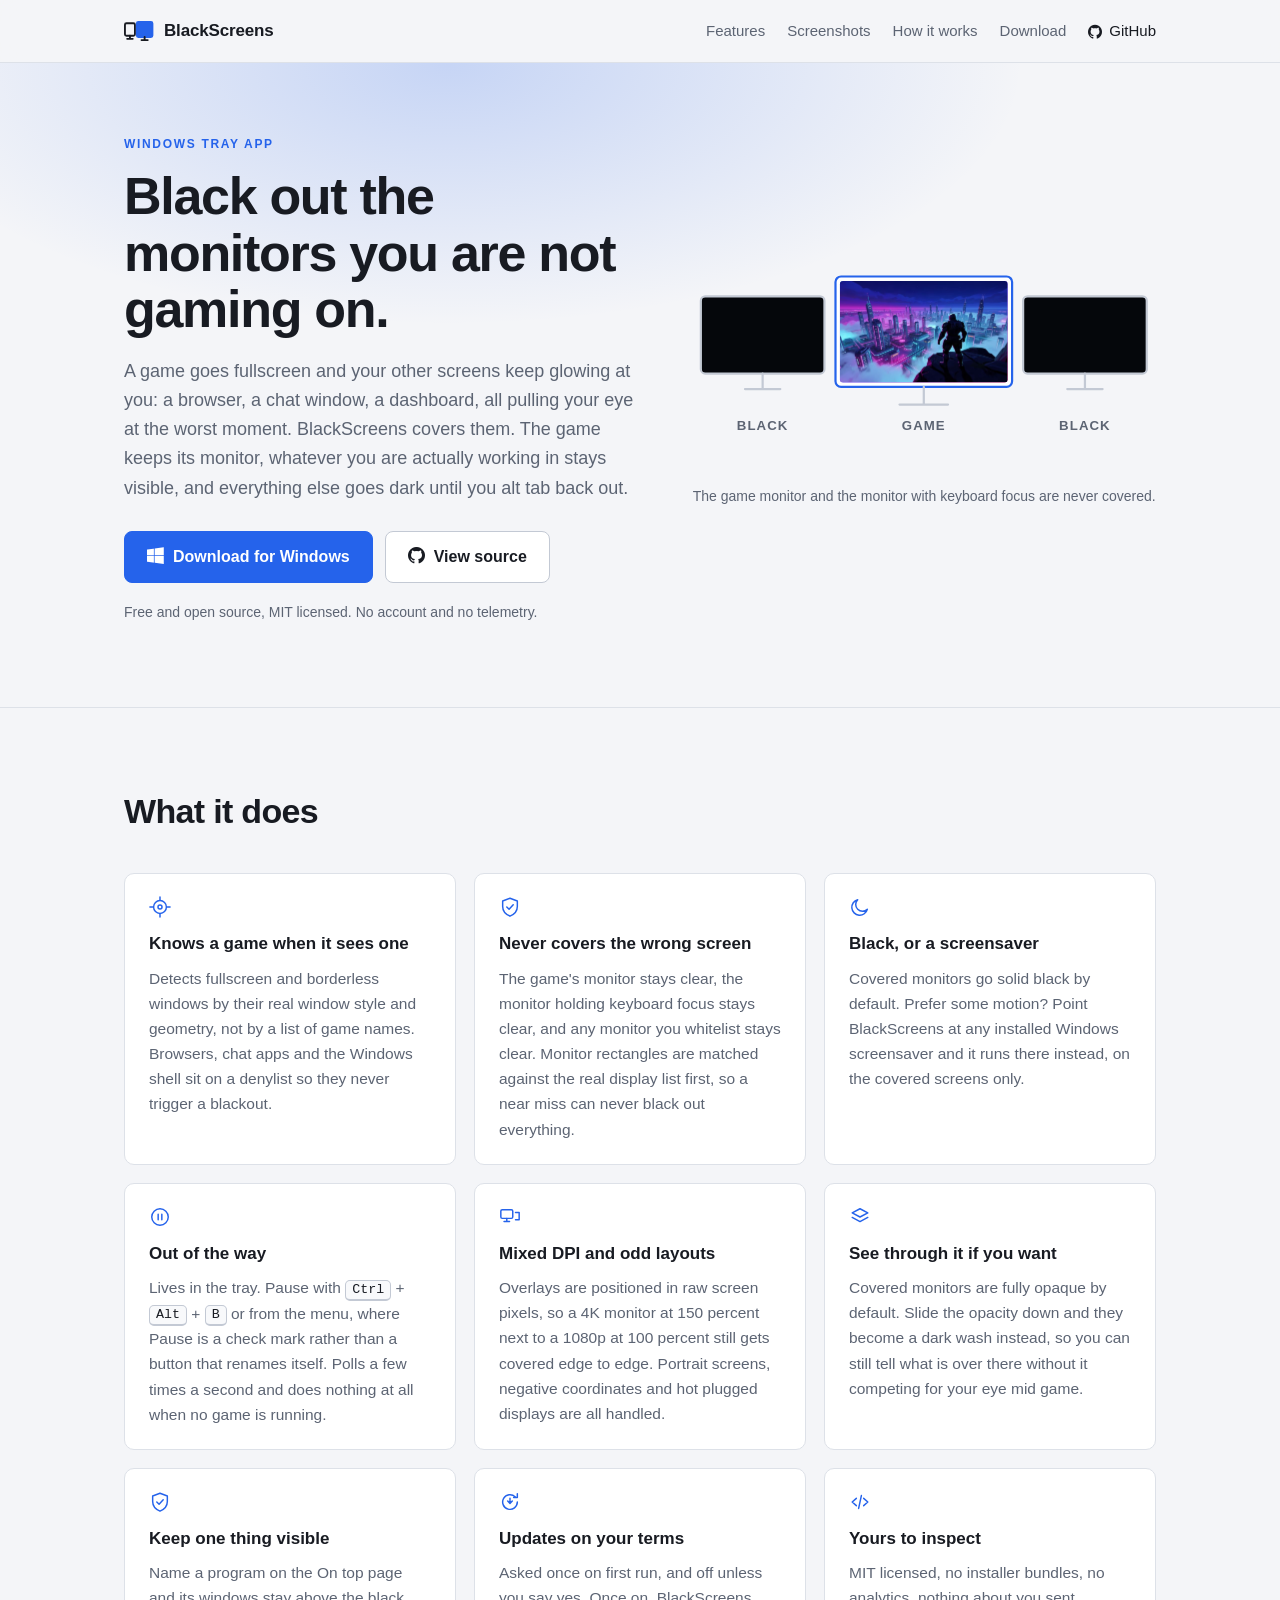
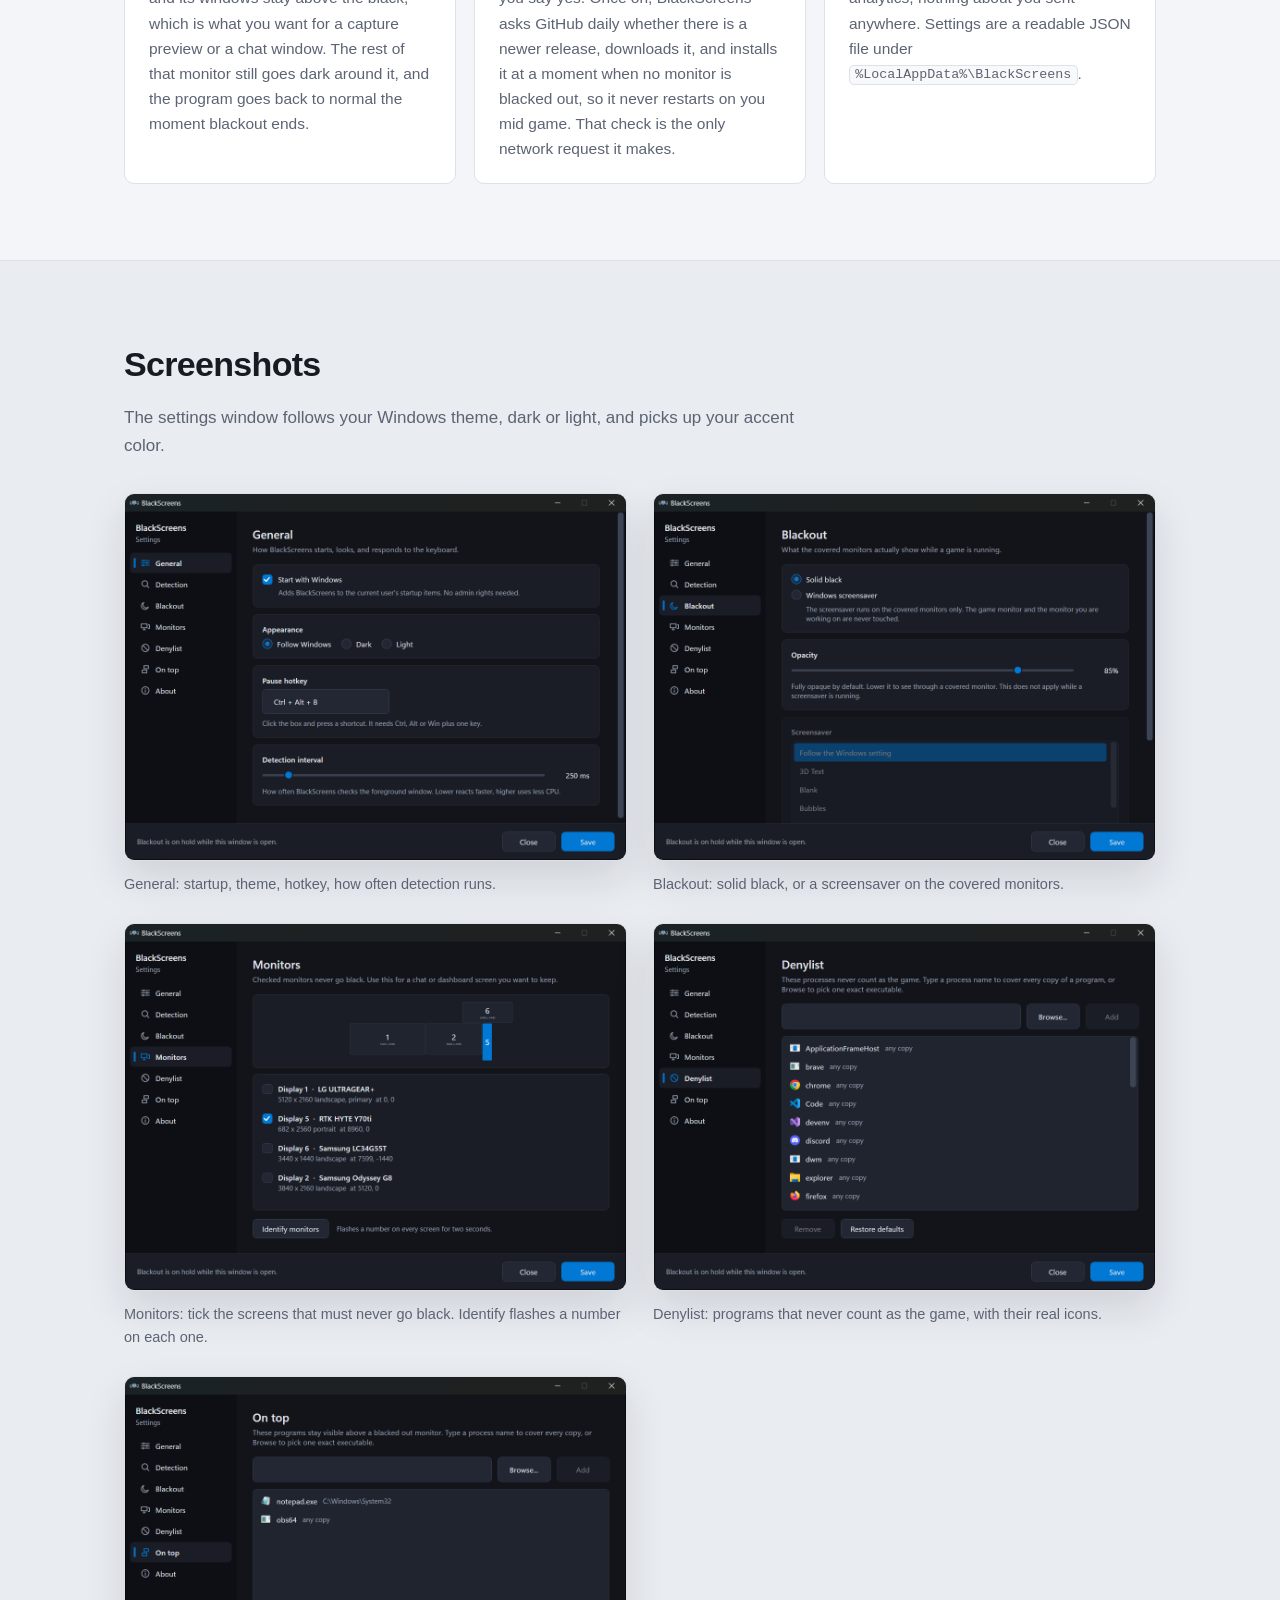
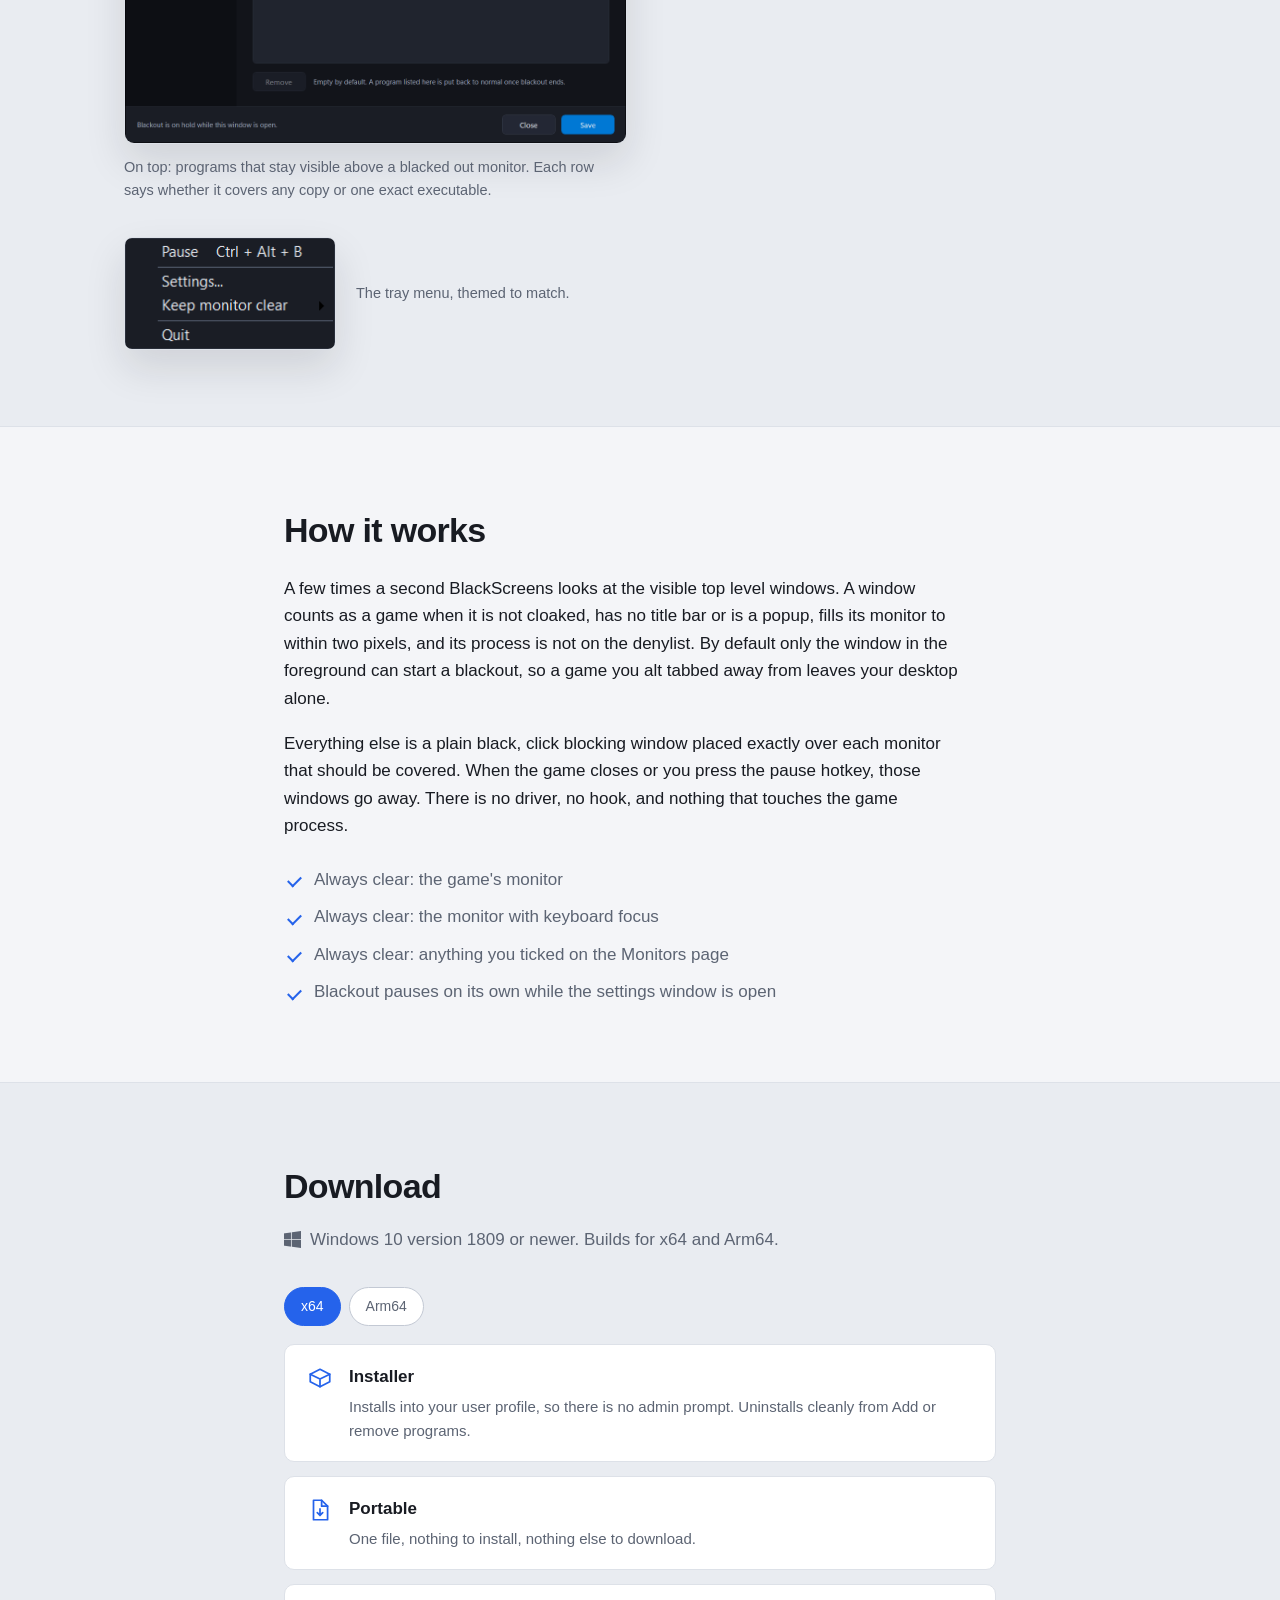
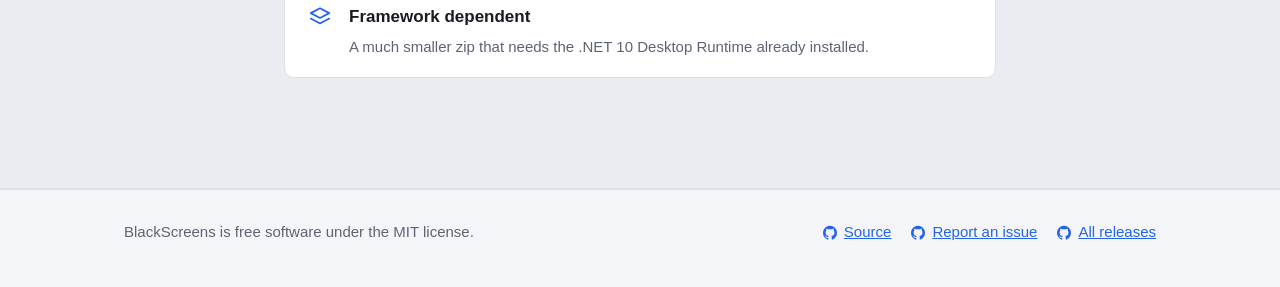
<file: docs/index.html>
<!doctype html>
<html lang="en">
<head>
<meta charset="utf-8">
<meta name="viewport" content="width=device-width, initial-scale=1">
<title>BlackScreens - black out the monitors you are not gaming on</title>
<meta name="description" content="Free Windows tray app that blacks out your other monitors while a fullscreen or borderless game is running. Keeps the game monitor and the screen you are working on clear. Open source, no telemetry.">
<link rel="canonical" href="https://blackscreens.app/">
<meta name="theme-color" content="#12141a">
<link rel="icon" href="assets/favicon.ico" sizes="any">
<link rel="preconnect" href="https://cdn.jsdelivr.net" crossorigin>
<link rel="stylesheet" href="https://cdn.jsdelivr.net/npm/bootstrap-icons@1.13.1/font/bootstrap-icons.min.css">
<!-- The version has to change whenever styles.css does. The page and the stylesheet are cached
     separately, so without it a browser can pair new markup with the previous stylesheet, which is
     what happened when the lightbox first shipped. -->
<link rel="stylesheet" href="styles.css?v=7">
<link rel="sitemap" type="application/xml" href="sitemap.xml">
<link rel="alternate" type="text/markdown" href="llms.txt" title="Plain text summary for language models">

<meta property="og:type" content="website">
<meta property="og:site_name" content="BlackScreens">
<meta property="og:title" content="BlackScreens - black out the monitors you are not gaming on">
<meta property="og:description" content="Free Windows tray app that blacks out your other monitors while a fullscreen or borderless game is running. Open source, no telemetry.">
<meta property="og:url" content="https://blackscreens.app/">
<meta property="og:image" content="https://blackscreens.app/assets/og.png">
<meta property="og:image:type" content="image/png">
<meta property="og:image:width" content="1200">
<meta property="og:image:height" content="630">
<meta property="og:image:alt" content="BlackScreens: black out the screens you are not gaming on. Three monitors, the middle one running a game and the other two dark.">
<meta name="twitter:card" content="summary_large_image">
<meta name="twitter:title" content="BlackScreens - black out the monitors you are not gaming on">
<meta name="twitter:description" content="Free Windows tray app that blacks out your other monitors while a fullscreen or borderless game is running.">
<meta name="twitter:image" content="https://blackscreens.app/assets/og.png">
<meta name="twitter:image:alt" content="BlackScreens: black out the screens you are not gaming on.">

<script type="application/ld+json">
{
  "@context": "https://schema.org",
  "@type": "SoftwareApplication",
  "name": "BlackScreens",
  "description": "Windows tray app that blacks out the monitors you are not using while a fullscreen or borderless game is running. The game keeps its monitor, the monitor with keyboard focus stays clear, and everything else goes dark.",
  "url": "https://blackscreens.app/",
  "downloadUrl": "https://github.com/zedle/BlackScreens/releases/latest",
  "applicationCategory": "UtilitiesApplication",
  "applicationSubCategory": "Multi monitor utility",
  "operatingSystem": "Windows 10, Windows 11",
  "processorRequirements": "x64, ARM64",
  "softwareRequirements": "Windows 10 version 1809 or newer",
  "isAccessibleForFree": true,
  "license": "https://opensource.org/licenses/MIT",
  "offers": {
    "@type": "Offer",
    "price": "0",
    "priceCurrency": "USD"
  },
  "author": {
    "@type": "Person",
    "name": "Greg Gage"
  },
  "image": "https://blackscreens.app/assets/og.png",
  "codeRepository": "https://github.com/zedle/BlackScreens",
  "programmingLanguage": "C#",
  "screenshot": [
    "https://blackscreens.app/assets/general.png",
    "https://blackscreens.app/assets/blackout.png",
    "https://blackscreens.app/assets/monitors.png",
    "https://blackscreens.app/assets/denylist.png",
    "https://blackscreens.app/assets/ontop.png"
  ],
  "featureList": [
    "Blacks out unused monitors while a fullscreen or borderless game runs",
    "Keeps the game monitor and the focused monitor clear",
    "Per monitor whitelist for screens that must never go black",
    "Optional Windows screensaver on the covered monitors instead of solid black",
    "Adjustable overlay opacity, so a covered monitor can be seen through",
    "Chosen programs can stay visible above the overlay, for a capture or chat window",
    "Alt tab between the game and those programs without the blackout dropping",
    "Process denylist so browsers, chat apps and the shell never count as a game",
    "Global pause hotkey and a tray menu",
    "Optional update check against GitHub releases, off by default",
    "No telemetry, and nothing about the user is ever sent anywhere"
  ]
}
</script>
</head>
<body>

<a class="skip" href="#main">Skip to content</a>

<svg class="sprite" aria-hidden="true" focusable="false">
  <symbol id="i-detect" viewBox="0 0 24 24">
    <circle cx="12" cy="12" r="7"/><path d="M12 1v3M12 20v3M1 12h3M20 12h3"/><circle cx="12" cy="12" r="2.2"/>
  </symbol>
  <symbol id="i-shield" viewBox="0 0 24 24">
    <path d="M12 2.5 20 5.5v6c0 5-3.4 8.6-8 10.5-4.6-1.9-8-5.5-8-10.5v-6Z"/><path d="m8.5 12 2.5 2.5 4.5-5"/>
  </symbol>
  <symbol id="i-moon" viewBox="0 0 24 24">
    <path d="M20 14.5A8.6 8.6 0 1 1 9.5 4a7 7 0 0 0 10.5 10.5Z"/>
  </symbol>
  <symbol id="i-pause" viewBox="0 0 24 24">
    <circle cx="12" cy="12" r="9"/><path d="M10 9v6M14 9v6"/>
  </symbol>
  <symbol id="i-monitors" viewBox="0 0 24 24">
    <rect x="2" y="4" width="13" height="9.5" rx="1.5"/><path d="M8.5 13.5V17M5.5 17h6"/><path d="M18 7h4v8h-4"/>
  </symbol>
  <symbol id="i-update" viewBox="0 0 24 24">
    <path d="M20 12a8 8 0 1 1-2.4-5.7"/><path d="M20 3v4h-4"/><path d="M12 8v5.5M9.5 11l2.5 2.5 2.5-2.5"/>
  </symbol>
  <symbol id="i-code" viewBox="0 0 24 24">
    <path d="m8 8-4.5 4 4.5 4M16 8l4.5 4-4.5 4M13.5 5l-3 14"/>
  </symbol>
  <symbol id="i-installer" viewBox="0 0 24 24">
    <path d="M3 8.5 12 4l9 4.5v7L12 20l-9-4.5Z"/><path d="M3 8.5 12 13l9-4.5M12 13v7"/>
  </symbol>
  <symbol id="i-portable" viewBox="0 0 24 24">
    <path d="M6 3h7.5L19 8.5V21H6Z"/><path d="M13.5 3v5.5H19"/><path d="M12 11v6M9.5 14.5 12 17l2.5-2.5"/>
  </symbol>
  <symbol id="i-layers" viewBox="0 0 24 24">
    <path d="m12 3 8.5 4.5L12 12 3.5 7.5Z"/><path d="m3.5 12.5 8.5 4.5 8.5-4.5"/>
  </symbol>
</svg>


<header class="site-header">
  <div class="wrap header-inner">
    <a class="brand" href="#top">
      <svg class="brand-mark" viewBox="0 0 24 16" aria-hidden="true">
        <rect x="0.75" y="1.75" width="8" height="10" rx="1.2"/>
        <rect x="10.25" y="0.75" width="12.5" height="12" rx="1.2"/>
        <path d="M4.75 11.75v2.5M2.5 14.25h4.5M16.5 12.75v2.5M14 15.25h5"/>
      </svg>
      <span>BlackScreens</span>
    </a>
    <nav class="site-nav" aria-label="Sections">
      <a href="#features">Features</a>
      <a href="#screens">Screenshots</a>
      <a href="#how">How it works</a>
      <a href="#download">Download</a>
      <a class="repo-link" data-repo href="#"><i class="bi bi-github" aria-hidden="true"></i>GitHub</a>
    </nav>
  </div>
</header>

<main id="main">

  <section class="hero" id="top">
    <div class="wrap hero-inner">
      <div class="hero-copy">
        <p class="eyebrow">Windows tray app</p>
        <h1>Black out the monitors you are not gaming on.</h1>
        <p class="lede">
          A game goes fullscreen and your other screens keep glowing at you: a browser, a chat window,
          a dashboard, all pulling your eye at the worst moment. BlackScreens covers them. The game
          keeps its monitor, whatever you are actually working in stays visible, and everything else
          goes dark until you alt tab back out.
        </p>
        <div class="cta">
          <!-- Deliberately no data-repo-href: this goes to the download section further down the
               page, where the three files are described and the right build for the visitor's
               processor is already chosen. Sending it to the releases page instead drops someone
               into a list of six files with no explanation of which is which. -->
          <a class="button primary" href="#download">
            <i class="bi bi-windows" aria-hidden="true"></i>Download for Windows</a>
          <a class="button" data-repo href="#">
            <i class="bi bi-github" aria-hidden="true"></i>View source</a>
        </div>
        <p class="release-line" data-release-line hidden></p>
        <p class="fineprint">Free and open source, MIT licensed. No account and no telemetry.</p>
      </div>

      <figure class="hero-figure" aria-labelledby="hero-figure-caption">
        <svg viewBox="0 0 420 200" role="img" aria-label="Three monitors: the side screens are black, the middle one is running a neon lit game">
          <defs>
            <linearGradient id="game" x1="0" y1="0" x2="1" y2="1">
              <stop offset="0%" stop-color="#4c8dff"/>
              <stop offset="55%" stop-color="#8b5cf6"/>
              <stop offset="100%" stop-color="#ec4899"/>
            </linearGradient>
            <clipPath id="game-screen">
              <rect x="134" y="28" width="152" height="92" rx="3"/>
            </clipPath>
          </defs>

          <g class="screen off">
            <rect x="8" y="42" width="112" height="70" rx="4"/>
            <path d="M64 112v14M48 126h32"/>
          </g>

          <g class="screen on">
            <rect x="130" y="24" width="160" height="100" rx="5"/>
            <rect class="fill" x="134" y="28" width="152" height="92" rx="3" fill="url(#game)"/>
            <image href="assets/game.jpg" x="134" y="28" width="152" height="92"
                   preserveAspectRatio="xMidYMid slice" clip-path="url(#game-screen)"/>
            <path d="M210 124v16M188 140h44"/>
          </g>

          <g class="screen off">
            <rect x="300" y="42" width="112" height="70" rx="4"/>
            <path d="M356 112v14M340 126h32"/>
          </g>

          <g class="labels">
            <text x="64" y="163">black</text>
            <text x="210" y="163">game</text>
            <text x="356" y="163">black</text>
          </g>
        </svg>
        <figcaption id="hero-figure-caption">The game monitor and the monitor with keyboard focus are never covered.</figcaption>
      </figure>
    </div>
  </section>

  <section class="section" id="features">
    <div class="wrap">
      <h2>What it does</h2>
      <div class="grid">

        <article class="card">
          <svg class="card-icon" aria-hidden="true"><use href="#i-detect"/></svg>
          <h3>Knows a game when it sees one</h3>
          <p>
            Detects fullscreen and borderless windows by their real window style and geometry, not by
            a list of game names. Browsers, chat apps and the Windows shell sit on a denylist so they
            never trigger a blackout.
          </p>
        </article>

        <article class="card">
          <svg class="card-icon" aria-hidden="true"><use href="#i-shield"/></svg>
          <h3>Never covers the wrong screen</h3>
          <p>
            The game's monitor stays clear, the monitor holding keyboard focus stays clear, and any
            monitor you whitelist stays clear. Monitor rectangles are matched against the real display
            list first, so a near miss can never black out everything.
          </p>
        </article>

        <article class="card">
          <svg class="card-icon" aria-hidden="true"><use href="#i-moon"/></svg>
          <h3>Black, or a screensaver</h3>
          <p>
            Covered monitors go solid black by default. Prefer some motion? Point BlackScreens at any
            installed Windows screensaver and it runs there instead, on the covered screens only.
          </p>
        </article>

        <article class="card">
          <svg class="card-icon" aria-hidden="true"><use href="#i-pause"/></svg>
          <h3>Out of the way</h3>
          <p>
            Lives in the tray. Pause with <kbd>Ctrl</kbd> + <kbd>Alt</kbd> + <kbd>B</kbd> or from the
            menu, where Pause is a check mark rather than a button that renames itself. Polls a few
            times a second and does nothing at all when no game is running.
          </p>
        </article>

        <article class="card">
          <svg class="card-icon" aria-hidden="true"><use href="#i-monitors"/></svg>
          <h3>Mixed DPI and odd layouts</h3>
          <p>
            Overlays are positioned in raw screen pixels, so a 4K monitor at 150 percent next to a
            1080p at 100 percent still gets covered edge to edge. Portrait screens, negative
            coordinates and hot plugged displays are all handled.
          </p>
        </article>

        <article class="card">
          <svg class="card-icon" aria-hidden="true"><use href="#i-layers"/></svg>
          <h3>See through it if you want</h3>
          <p>
            Covered monitors are fully opaque by default. Slide the opacity down and they become a
            dark wash instead, so you can still tell what is over there without it competing for your
            eye mid game.
          </p>
        </article>

        <article class="card">
          <svg class="card-icon" aria-hidden="true"><use href="#i-shield"/></svg>
          <h3>Keep one thing visible</h3>
          <p>
            Name a program on the On top page and its windows stay above the black, which is what you
            want for a capture preview or a chat window. The rest of that monitor still goes dark
            around it, and the program goes back to normal the moment blackout ends.
          </p>
        </article>

        <article class="card">
          <svg class="card-icon" aria-hidden="true"><use href="#i-update"/></svg>
          <h3>Updates on your terms</h3>
          <p>
            Asked once on first run, and off unless you say yes. Once on, BlackScreens asks GitHub
            daily whether there is a newer release, downloads it, and installs it at a moment when no
            monitor is blacked out, so it never restarts on you mid game. That check is the only
            network request it makes.
          </p>
        </article>

        <article class="card">
          <svg class="card-icon" aria-hidden="true"><use href="#i-code"/></svg>
          <h3>Yours to inspect</h3>
          <p>
            MIT licensed, no installer bundles, no analytics, nothing about you sent anywhere. Settings
            are a readable JSON file under <code>%LocalAppData%\BlackScreens</code>.
          </p>
        </article>

      </div>
    </div>
  </section>

  <section class="section alt" id="screens">
    <div class="wrap">
      <h2>Screenshots</h2>
      <p class="section-lede">
        The settings window follows your Windows theme, dark or light, and picks up your accent color.
      </p>

      <div class="shots">
        <figure>
          <img src="assets/general.png" alt="The General page of BlackScreens settings, showing start with Windows, theme, pause hotkey and detection interval" width="1084" height="792" loading="lazy">
          <figcaption>General: startup, theme, hotkey, how often detection runs.</figcaption>
        </figure>
        <figure>
          <img src="assets/blackout.png" alt="The Blackout page, choosing between solid black and a Windows screensaver" width="1084" height="792" loading="lazy">
          <figcaption>Blackout: solid black, or a screensaver on the covered monitors.</figcaption>
        </figure>
        <figure>
          <img src="assets/monitors.png" alt="The Monitors page listing each connected display with a checkbox to keep it clear" width="1084" height="792" loading="lazy">
          <figcaption>Monitors: tick the screens that must never go black. Identify flashes a number on each one.</figcaption>
        </figure>
        <figure>
          <img src="assets/denylist.png" alt="The Denylist page listing processes with their program icons" width="1084" height="792" loading="lazy">
          <figcaption>Denylist: programs that never count as the game, with their real icons.</figcaption>
        </figure>
        <figure>
          <img src="assets/ontop.png" alt="The On top page listing programs that stay above the overlay, one by name and one by exact path" width="1084" height="792" loading="lazy">
          <figcaption>On top: programs that stay visible above a blacked out monitor. Each row says whether it covers any copy or one exact executable.</figcaption>
        </figure>
      </div>

      <figure class="tray-shot">
        <img src="assets/tray.png" alt="The BlackScreens tray menu with a checkable Pause item showing the Ctrl Alt B shortcut" width="212" height="112" loading="lazy">
        <figcaption>The tray menu, themed to match.</figcaption>
      </figure>
    </div>
  </section>

  <section class="section" id="how">
    <div class="wrap narrow">
      <h2>How it works</h2>
      <p>
        A few times a second BlackScreens looks at the visible top level windows. A window counts as a
        game when it is not cloaked, has no title bar or is a popup, fills its monitor to within two
        pixels, and its process is not on the denylist. By default only the window in the foreground
        can start a blackout, so a game you alt tabbed away from leaves your desktop alone.
      </p>
      <p>
        Everything else is a plain black, click blocking window placed exactly over each monitor that
        should be covered. When the game closes or you press the pause hotkey, those windows go away.
        There is no driver, no hook, and nothing that touches the game process.
      </p>
      <ul class="checklist">
        <li>Always clear: the game's monitor</li>
        <li>Always clear: the monitor with keyboard focus</li>
        <li>Always clear: anything you ticked on the Monitors page</li>
        <li>Blackout pauses on its own while the settings window is open</li>
      </ul>
    </div>
  </section>

  <section class="section alt" id="download">
    <div class="wrap narrow">
      <h2>Download</h2>
      <p class="section-lede"><i class="bi bi-windows lede-icon" aria-hidden="true"></i>Windows 10 version 1809 or newer. Builds for x64 and Arm64.</p>

      <div class="arch-choice" role="group" aria-label="Processor type">
        <button type="button" class="arch" data-arch="x64" aria-pressed="true">x64</button>
        <button type="button" class="arch" data-arch="arm64" aria-pressed="false">Arm64</button>
        <span class="arch-note" data-arch-note></span>
      </div>

      <div class="downloads">
        <a class="download" data-asset="setup" data-repo-href="/releases/latest" href="#">
          <svg class="download-icon" aria-hidden="true"><use href="#i-installer"/></svg>
          <span class="download-text"><span class="download-name">Installer<span class="asset-size" data-asset-size></span></span>
          <span class="download-detail">Installs into your user profile, so there is no admin prompt. Uninstalls cleanly from Add or remove programs.</span></span>
        </a>
        <a class="download" data-asset="portable" data-repo-href="/releases/latest" href="#">
          <svg class="download-icon" aria-hidden="true"><use href="#i-portable"/></svg>
          <span class="download-text"><span class="download-name">Portable<span class="asset-size" data-asset-size></span></span>
          <span class="download-detail">One file, nothing to install, nothing else to download.</span></span>
        </a>
        <a class="download" data-asset="runtime" data-repo-href="/releases/latest" href="#">
          <svg class="download-icon" aria-hidden="true"><use href="#i-layers"/></svg>
          <span class="download-text"><span class="download-name">Framework dependent<span class="asset-size" data-asset-size></span></span>
          <span class="download-detail">A much smaller zip that needs the .NET 10 Desktop Runtime already installed.</span></span>
        </a>
      </div>

      <section class="release-notes" data-release-notes hidden aria-live="polite">
        <h3>What changed in <span data-release-version></span></h3>
        <div class="release-body" data-release-body></div>
        <a class="release-all" data-repo-href="/releases" href="#"><i class="bi bi-github" aria-hidden="true"></i>Every release</a>
      </section>

    </div>
  </section>

</main>

<footer class="site-footer">
  <div class="wrap footer-inner">
    <p>BlackScreens is free software under the MIT license.</p>
    <nav aria-label="Footer">
      <a data-repo href="#"><i class="bi bi-github" aria-hidden="true"></i>Source</a>
      <a data-repo-href="/issues" href="#"><i class="bi bi-github" aria-hidden="true"></i>Report an issue</a>
      <a data-repo-href="/releases" href="#"><i class="bi bi-github" aria-hidden="true"></i>All releases</a>
    </nav>
  </div>
</footer>

<script>
  // Everything below is progressive enhancement. With no JavaScript, or if the GitHub API is
  // unreachable, the page still links to the repository and to /releases/latest, which always
  // resolves to the newest published release.
  (function () {
    // Where releases come from. On a *.github.io site this is derived from the hostname, so a fork
    // needs no edit, and ?repo=owner/name overrides it when previewing a local copy. Everywhere
    // else, including this site's own domain, it is simply the repository below.
    var REPO = 'zedle/BlackScreens';

    function repoSlug() {
      var override = new URLSearchParams(location.search).get('repo');
      if (override && /^[\w.-]+\/[\w.-]+$/.test(override)) return override;

      var host = location.hostname.match(/^([^.]+)\.github\.io$/);
      if (host) {
        var project = location.pathname.split('/').filter(Boolean)[0];
        return host[1] + '/' + (project || 'BlackScreens');
      }

      return REPO;
    }

    var slug = repoSlug();

    // Which build the download cards point at. Chromium tells us the processor if asked; nothing
    // else does, so x64 is the assumption and the picker is there for when it is wrong.
    var architecture = 'x64';
    var latest = null;

    // The cached copy is only there to keep repeat views off the API, which allows 60 calls an hour
    // to an address that is not signed in. It has to go stale, or a tab opened before a release
    // keeps showing the old version for as long as it stays open, which is what happened when 1.0.1
    // shipped. This has to be declared above the call to fetchLatest below: as a var underneath it,
    // it hoisted as undefined and every freshness check against it was false, which quietly turned
    // the cache off altogether.
    var cacheLifetimeMs = 3 * 60 * 1000;

    // Reloading a page is someone asking for the current state of it, but sessionStorage survives a
    // reload, so the cache would answer with whatever it already had. A reload always refetches.
    var reloaded = false;
    try {
      var nav = performance.getEntriesByType('navigation')[0];
      reloaded = nav ? nav.type === 'reload' : performance.navigation.type === 1;
    } catch (e) { /* older browser, treat as a normal visit */ }

    var assetPatterns = {
      x64: {
        setup: /-setup\.exe$/i,
        portable: /-win-x64\.exe$/i,
        runtime: /-win-x64-runtime\.zip$/i
      },
      arm64: {
        setup: /-setup-arm64\.exe$/i,
        portable: /-win-arm64\.exe$/i,
        runtime: /-win-arm64-runtime\.zip$/i
      }
    };

    function applyAssets(arch) {
      var patterns = assetPatterns[arch] || assetPatterns.x64;
      var assets = (latest && latest.assets) || [];
      var missing = false;

      document.querySelectorAll('[data-asset]').forEach(function (card) {
        var pattern = patterns[card.getAttribute('data-asset')];
        var asset = assets.filter(function (a) { return pattern.test(a.name); })[0];
        var size = card.querySelector('[data-asset-size]');

        if (!asset) {
          // An older release with no build for this architecture. Leave the card pointing at the
          // releases page rather than at the wrong file.
          missing = true;
          if (size) size.textContent = '';
          return;
        }

        card.href = asset.url;
        if (size) size.textContent = megabytes(asset.size);
      });

      var note = document.querySelector('[data-arch-note]');
      if (note) {
        note.textContent = missing && arch === 'arm64'
          ? 'This release has no Arm64 build yet.'
          : '';
      }
    }

    function chooseArchitecture(arch) {
      architecture = arch;
      document.querySelectorAll('[data-arch]').forEach(function (button) {
        button.setAttribute('aria-pressed', String(button.getAttribute('data-arch') === arch));
      });
      applyAssets(arch);
    }

    document.querySelectorAll('[data-arch]').forEach(function (button) {
      button.addEventListener('click', function () {
        chooseArchitecture(button.getAttribute('data-arch'));
      });
    });

    if (navigator.userAgentData && navigator.userAgentData.getHighEntropyValues) {
      navigator.userAgentData.getHighEntropyValues(['architecture']).then(function (info) {
        if (info && info.architecture === 'arm') chooseArchitecture('arm64');
      }).catch(function () { /* stays on x64 */ });
    }
    var base = 'https://github.com/' + slug;

    document.querySelectorAll('[data-repo]').forEach(function (a) { a.href = base; });
    document.querySelectorAll('[data-repo-href]').forEach(function (a) {
      a.href = base + a.getAttribute('data-repo-href');
    });

    if (!window.fetch) return;

    fetchLatest(slug).then(render).catch(function () { /* keep the static fallback */ });

    function fetchLatest(repo) {
      var key = 'bs-release:' + repo;
      var cached = null;
      try {
        var stored = sessionStorage.getItem(key);
        if (stored) cached = JSON.parse(stored);
      } catch (e) { /* private mode, or something else wrote nonsense here */ }

      if (!reloaded && cached && cached.fetched && (Date.now() - cached.fetched) < cacheLifetimeMs) {
        return Promise.resolve(cached);
      }

      return fetch('https://api.github.com/repos/' + repo + '/releases/latest', {
        headers: { Accept: 'application/vnd.github+json' }
      }).then(function (response) {
        if (!response.ok) throw new Error('no release');
        return response.json();
      }).then(function (release) {
        var trimmed = {
          tag: release.tag_name,
          published: release.published_at,
          body: release.body || '',
          fetched: Date.now(),
          assets: (release.assets || []).map(function (a) {
            return { name: a.name, size: a.size, url: a.browser_download_url };
          })
        };
        try { sessionStorage.setItem(key, JSON.stringify(trimmed)); } catch (e) { /* ignore */ }
        return trimmed;
      }).catch(function (error) {
        // Rate limited or offline. Stale details beat the static fallback.
        if (cached) return cached;
        throw error;
      });
    }

    function render(release) {
      var version = String(release.tag || '').replace(/^v/, '');

      var line = document.querySelector('[data-release-line]');
      if (line && version) {
        line.textContent = 'Latest release: ' + version + dateSuffix(release.published);
        line.hidden = false;
      }

      // Held on to so the picker can re-point the cards without asking the API again.
      latest = release;
      applyAssets(architecture);

      var notes = document.querySelector('[data-release-notes]');
      var body = document.querySelector('[data-release-body]');
      if (notes && body && release.body) {
        var label = notes.querySelector('[data-release-version]');
        if (label) label.textContent = version;
        body.innerHTML = markdown(shorten(release.body));
        notes.hidden = false;
      }
    }

    // Release notes can run to hundreds of lines. Show the opening of them and let the link do
    // the rest, so the page keeps its shape whatever ends up in a release.
    function shorten(text) {
      var lines = text.split(/\r?\n/);
      var kept = [];
      var budget = 1600;

      for (var i = 0; i < lines.length && kept.length < 26; i++) {
        budget -= lines[i].length + 1;
        if (budget < 0) break;
        kept.push(lines[i]);
      }

      if (kept.length < lines.length) kept.push('', 'Read the rest on the release page.');
      return kept.join('\n');
    }

    function dateSuffix(iso) {
      if (!iso) return '';
      var when = new Date(iso);
      if (isNaN(when)) return '';
      return ', ' + when.toLocaleDateString(undefined, {
        year: 'numeric', month: 'long', day: 'numeric'
      });
    }

    function megabytes(bytes) {
      if (!bytes) return '';
      var mb = bytes / (1024 * 1024);
      return mb < 1
        ? ' ' + Math.round(bytes / 1024) + ' KB'
        : ' ' + (mb < 10 ? mb.toFixed(1) : Math.round(mb)) + ' MB';
    }

    // A deliberately small subset of Markdown. The text is escaped first, so anything not handled
    // here ends up as plain text rather than markup.
    function markdown(text) {
      var lines = escapeHtml(text).split(/\r?\n/);
      var html = '';
      var inList = false;

      lines.forEach(function (raw) {
        var line = raw.trim();

        // Blank lines close a list. Markdown table rules are noise once tables are not rendered,
        // and so is a horizontal rule, which would otherwise come out as three literal dashes.
        if (!line || /^\|[\s:|-]+\|$/.test(line) || /^(-{3,}|\*{3,}|_{3,})$/.test(line)) {
          if (inList) { html += '</ul>'; inList = false; }
          return;
        }

        var heading = line.match(/^#{1,6}\s+(.*)$/);
        if (heading) {
          if (inList) { html += '</ul>'; inList = false; }
          html += '<h4>' + inline(heading[1]) + '</h4>';
          return;
        }

        var item = line.match(/^[*-]\s+(.*)$/);
        if (item) {
          if (!inList) { html += '<ul>'; inList = true; }
          html += '<li>' + inline(item[1]) + '</li>';
          return;
        }

        if (inList) { html += '</ul>'; inList = false; }
        html += '<p>' + inline(line) + '</p>';
      });

      if (inList) html += '</ul>';
      return html;
    }

    function inline(text) {
      return text
        .replace(/`([^`]+)`/g, '<code>$1</code>')
        // Bold before italic, so the two stars of a bold run are not read as one italic run.
        .replace(/\*\*([^*]+)\*\*/g, '<strong>$1</strong>')
        .replace(/(^|[^*\w])\*([^*\n]+)\*(?![*\w])/g, '$1<em>$2</em>')
        .replace(/\[([^\]]+)\]\((https?:\/\/[^\s)]+)\)/g, '<a href="$2">$1</a>')
        .replace(/(^|[\s(])(https?:\/\/[^\s<)]+)/g, '$1<a href="$2">$2</a>');
    }

    function escapeHtml(text) {
      return String(text)
        .replace(/&/g, '&amp;')
        .replace(/</g, '&lt;')
        .replace(/>/g, '&gt;')
        .replace(/"/g, '&quot;');
    }
  })();
</script>

<dialog class="lightbox" data-lightbox tabindex="-1" aria-label="Screenshot">
  <div class="lightbox-frame">
    <img data-lightbox-image alt="">
    <button type="button" class="lightbox-close" data-lightbox-close aria-label="Close">&#215;</button>
    <button type="button" class="lightbox-step prev" data-lightbox-prev aria-label="Previous screenshot">&#8249;</button>
    <button type="button" class="lightbox-step next" data-lightbox-next aria-label="Next screenshot">&#8250;</button>
  </div>
  <p class="lightbox-caption" data-lightbox-caption aria-live="polite"></p>
  <p class="lightbox-count" data-lightbox-count></p>
</dialog>

<script>
  // Click a screenshot to see it full size, then walk the rest with the arrow keys or the buttons
  // either side. The button around each image is added here rather than written into the markup, so
  // with scripting off the shots stay ordinary images instead of controls that do nothing. <dialog>
  // brings the backdrop, the Escape key and the focus trap with it, which is most of the work.
  (function () {
    var dialog = document.querySelector('[data-lightbox]');
    if (!dialog || typeof dialog.showModal !== 'function') return;

    var image = dialog.querySelector('[data-lightbox-image]');
    var caption = dialog.querySelector('[data-lightbox-caption]');
    var count = dialog.querySelector('[data-lightbox-count]');
    var previous = dialog.querySelector('[data-lightbox-prev]');
    var next = dialog.querySelector('[data-lightbox-next]');

    var shots = [].slice.call(document.querySelectorAll('.shots img, .tray-shot img'));
    if (!shots.length) return;

    var current = 0;

    shots.forEach(function (shot, index) {
      var button = document.createElement('button');
      button.type = 'button';
      button.className = 'zoom';
      button.setAttribute('aria-label', 'Enlarge: ' + (shot.alt || 'screenshot'));

      shot.parentNode.insertBefore(button, shot);
      button.appendChild(shot);

      button.addEventListener('click', function () {
        show(index);
        dialog.showModal();

        // Without this the browser puts focus on the close button and paints its own focus ring
        // over the corner of the picture. Focusing the dialog keeps Escape, tabbing and the arrow
        // keys working with nothing drawn on top of the shot.
        dialog.focus();
      });
    });

    // Only one shot on the page means nothing to step through.
    if (shots.length < 2) {
      previous.hidden = true;
      next.hidden = true;
    }

    function show(index) {
      // Wrap around, so the arrow keys never dead end.
      current = (index + shots.length) % shots.length;
      var shot = shots[current];

      image.src = shot.currentSrc || shot.src;
      image.alt = shot.alt;

      var figure = shot.closest('figure');
      var text = figure && figure.querySelector('figcaption');
      caption.textContent = text ? text.textContent : '';
      count.textContent = shots.length > 1 ? (current + 1) + ' of ' + shots.length : '';
    }

    function step(by) {
      show(current + by);
    }

    previous.addEventListener('click', function () { step(-1); });
    next.addEventListener('click', function () { step(1); });

    dialog.addEventListener('keydown', function (event) {
      if (event.key === 'ArrowLeft') { step(-1); event.preventDefault(); }
      else if (event.key === 'ArrowRight') { step(1); event.preventDefault(); }
      else if (event.key === 'Home') { show(0); event.preventDefault(); }
      else if (event.key === 'End') { show(shots.length - 1); event.preventDefault(); }
    });

    // A click that lands on the dialog itself, rather than on anything inside it, is a click on the
    // area around the picture, which is the usual way out of a lightbox.
    dialog.addEventListener('click', function (event) {
      if (event.target === dialog) dialog.close();
    });

    dialog.querySelector('[data-lightbox-close]').addEventListener('click', function () {
      dialog.close();
    });

    // Drop the image so a reopened lightbox never shows the previous shot for a frame.
    dialog.addEventListener('close', function () {
      image.removeAttribute('src');
      caption.textContent = '';
      count.textContent = '';
    });
  })();
</script>

</body>
</html>
</file>
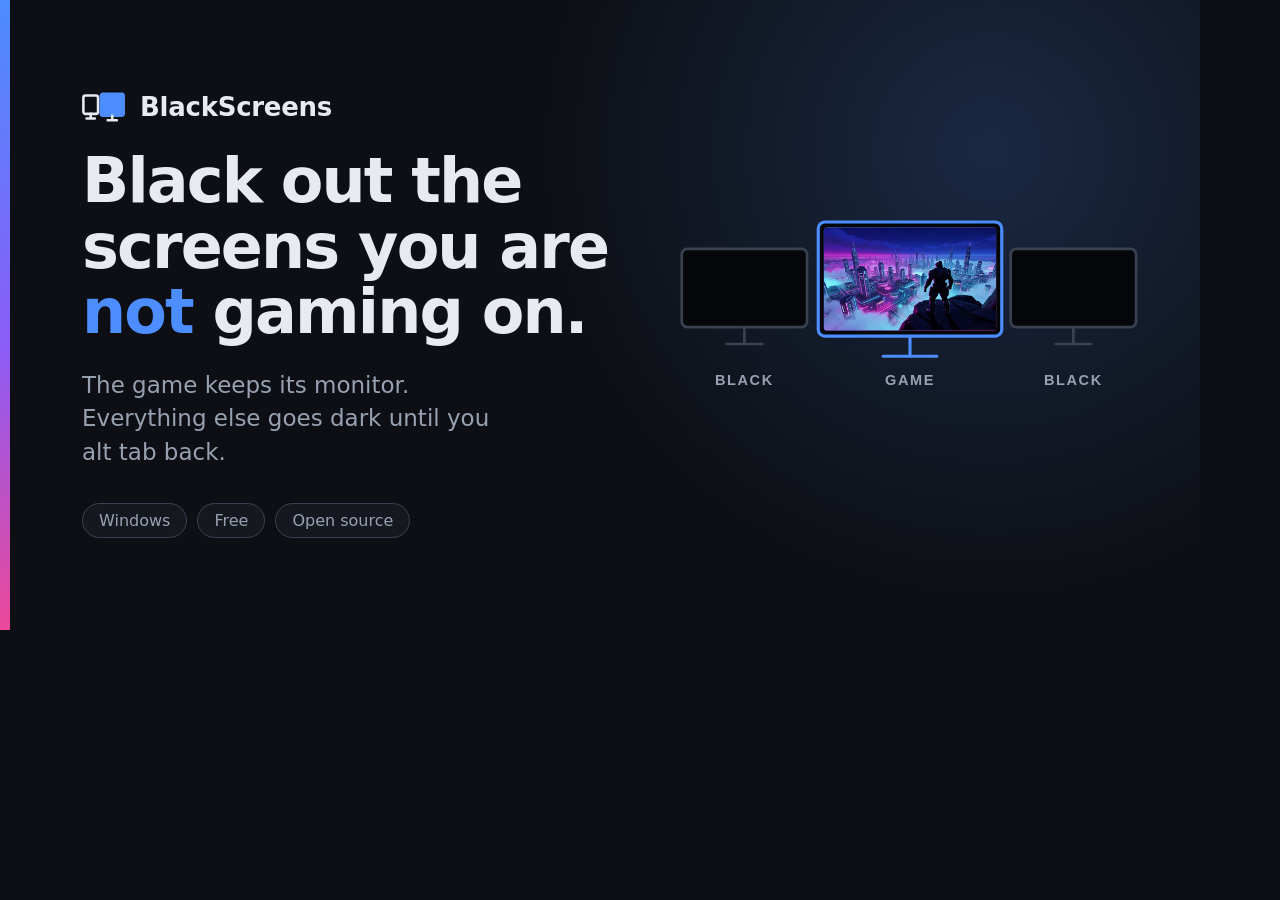
<file: scripts/og-image.html>
<!doctype html>
<!--
  Source for docs/assets/og.png, the link preview card.

  Render it with:
    pwsh scripts/make-og-image.ps1

  which drives headless Chrome at 1200x630, the size Open Graph and Twitter cards expect.
  Everything is vector and uses the same palette as the site, so the card stays legible when a
  chat client shrinks it to a thumbnail.
-->
<html lang="en">
<head>
<meta charset="utf-8">
<style>
  :root {
    --bg: #0d0f14;
    --surface: #1a1d25;
    --line: #3a4150;
    --text: #e7eaf1;
    --muted: #98a1b2;
    --accent: #4c8dff;
  }

  * { box-sizing: border-box; margin: 0; }

  html, body {
    width: 1200px;
    height: 630px;
    overflow: hidden;
  }

  body {
    background: var(--bg);
    color: var(--text);
    font-family: "Segoe UI Variable Display", "Segoe UI", system-ui, sans-serif;
    display: flex;
    align-items: center;
    position: relative;
  }

  /* Accent glow, kept well away from the text so nothing washes out. */
  .glow {
    position: absolute;
    width: 900px;
    height: 900px;
    right: -240px;
    top: -300px;
    background: radial-gradient(closest-side, rgba(76, 141, 255, 0.20), transparent);
  }

  .edge {
    position: absolute;
    left: 0;
    top: 0;
    bottom: 0;
    width: 10px;
    background: linear-gradient(180deg, var(--accent), #8b5cf6 55%, #ec4899);
  }

  .copy {
    position: relative;
    padding: 0 0 0 82px;
    width: 620px;
  }

  .mark {
    display: flex;
    align-items: center;
    gap: 14px;
    margin-bottom: 26px;
  }

  .mark svg { width: 44px; height: 30px; }

  .mark span {
    font-size: 26px;
    font-weight: 600;
    letter-spacing: -0.01em;
  }

  h1 {
    font-size: 62px;
    line-height: 1.06;
    letter-spacing: -0.03em;
    font-weight: 700;
    margin-bottom: 24px;
  }

  h1 em {
    font-style: normal;
    color: var(--accent);
  }

  p {
    font-size: 23px;
    line-height: 1.45;
    color: var(--muted);
    max-width: 30ch;
  }

  .tags {
    display: flex;
    gap: 10px;
    margin-top: 34px;
  }

  .tag {
    border: 1px solid var(--line);
    border-radius: 999px;
    padding: 7px 16px;
    font-size: 16px;
    color: var(--muted);
    background: rgba(26, 29, 37, 0.7);
  }

  .art {
    position: relative;
    flex: 1;
    height: 100%;
    display: flex;
    align-items: center;
    justify-content: center;
  }

  .art svg { width: 470px; }
</style>
</head>
<body>

<div class="edge"></div>
<div class="glow"></div>

<div class="copy">
  <div class="mark">
    <svg viewBox="0 0 24 16" fill="none" stroke="#e7eaf1" stroke-width="1.4"
         stroke-linecap="round" stroke-linejoin="round">
      <rect x="0.75" y="1.75" width="8" height="10" rx="1.2"/>
      <rect x="10.25" y="0.75" width="12.5" height="12" rx="1.2" fill="#4c8dff" stroke="#4c8dff"/>
      <path d="M4.75 11.75v2.5M2.5 14.25h4.5M16.5 12.75v2.5M14 15.25h5"/>
    </svg>
    <span>BlackScreens</span>
  </div>

  <h1>Black out the screens you are <em>not</em> gaming on.</h1>

  <p>The game keeps its monitor. Everything else goes dark until you alt tab back.</p>

  <div class="tags">
    <div class="tag">Windows</div>
    <div class="tag">Free</div>
    <div class="tag">Open source</div>
  </div>
</div>

<div class="art">
  <svg viewBox="0 0 420 250" fill="none">
    <defs>
      <linearGradient id="game" x1="0" y1="0" x2="1" y2="1">
        <stop offset="0%" stop-color="#4c8dff"/>
        <stop offset="55%" stop-color="#8b5cf6"/>
        <stop offset="100%" stop-color="#ec4899"/>
      </linearGradient>
      <clipPath id="screen">
        <rect x="133" y="47" width="154" height="92" rx="3"/>
      </clipPath>
    </defs>

    <g stroke="#3a4150" stroke-width="2.4" stroke-linecap="round">
      <rect x="6" y="66" width="112" height="70" rx="5" fill="#05070b"/>
      <path d="M62 136v15M46 151h32"/>

      <rect x="300" y="66" width="112" height="70" rx="5" fill="#05070b"/>
      <path d="M356 136v15M340 151h32"/>
    </g>

    <g stroke="#4c8dff" stroke-width="2.8" stroke-linecap="round">
      <rect x="128" y="42" width="164" height="102" rx="6" fill="#05070b"/>
      <rect x="133" y="47" width="154" height="92" rx="3" fill="url(#game)" stroke="none"/>
      <image href="../docs/assets/game.jpg" x="133" y="47" width="154" height="92"
             preserveAspectRatio="xMidYMid slice" clip-path="url(#screen)"/>
      <path d="M210 144v18M186 162h48"/>
    </g>

    <g fill="#98a1b2" font-family="Segoe UI, sans-serif" font-size="13"
       font-weight="600" letter-spacing="1.4" text-anchor="middle">
      <text x="62" y="188">BLACK</text>
      <text x="210" y="188">GAME</text>
      <text x="356" y="188">BLACK</text>
    </g>
  </svg>
</div>

</body>
</html>
</file>
<file: docs/styles.css>
/* BlackScreens site. Palette matches the app's dark and light themes. */

:root {
  /* Dark first, light supported. Without this the browser draws its own furniture, the
     scrollbars and the inside of a <dialog>, in light colours over a dark page. */
  color-scheme: dark light;

  --bg: #12141a;
  --bg-alt: #0d0f14;
  --surface: #1a1d25;
  --surface-alt: #20242e;
  --line: #2b303b;
  --line-strong: #3a4150;
  --text: #e7eaf1;
  --muted: #98a1b2;
  --accent: #4c8dff;
  --accent-text: #ffffff;
  --shadow: 0 18px 50px rgba(0, 0, 0, 0.45);

  --radius: 10px;
  --wrap: 1080px;
  --font: "Segoe UI Variable Text", "Segoe UI", -apple-system, BlinkMacSystemFont, Roboto,
    "Helvetica Neue", Arial, sans-serif;
  --mono: "Cascadia Mono", Consolas, "SF Mono", Menlo, monospace;
}

@media (prefers-color-scheme: light) {
  :root {
    --bg: #f4f5f8;
    --bg-alt: #e9ecf1;
    --surface: #ffffff;
    --surface-alt: #f8f9fb;
    --line: #dde1e8;
    --line-strong: #c3c9d4;
    --text: #181b22;
    --muted: #5c6473;
    --accent: #2563eb;
    --accent-text: #ffffff;
    --shadow: 0 18px 40px rgba(24, 27, 34, 0.12);
  }
}

* { box-sizing: border-box; }

/* Several elements below set display, which would otherwise beat the hidden attribute. */
[hidden] { display: none !important; }

html { scroll-behavior: smooth; }

body {
  margin: 0;
  background: var(--bg);
  color: var(--text);
  font-family: var(--font);
  font-size: 17px;
  line-height: 1.62;
  -webkit-font-smoothing: antialiased;
}

img { max-width: 100%; height: auto; display: block; }

a { color: var(--accent); }

code, kbd {
  font-family: var(--mono);
  font-size: 0.86em;
}

code {
  background: var(--surface-alt);
  border: 1px solid var(--line);
  border-radius: 5px;
  padding: 0.1em 0.4em;
}

kbd {
  background: var(--surface-alt);
  border: 1px solid var(--line-strong);
  border-bottom-width: 2px;
  border-radius: 5px;
  padding: 0.1em 0.45em;
  color: var(--text);
}

.wrap {
  width: 100%;
  max-width: var(--wrap);
  margin: 0 auto;
  padding: 0 24px;
}

.wrap.narrow { max-width: 760px; }

.skip {
  position: absolute;
  left: -9999px;
}

.skip:focus {
  left: 12px;
  top: 12px;
  z-index: 10;
  background: var(--surface);
  border: 1px solid var(--accent);
  border-radius: 8px;
  padding: 10px 16px;
}

/* Header */

.site-header {
  position: sticky;
  top: 0;
  z-index: 5;
  background: color-mix(in srgb, var(--bg) 88%, transparent);
  backdrop-filter: blur(12px);
  border-bottom: 1px solid var(--line);
}

.header-inner {
  display: flex;
  align-items: center;
  justify-content: space-between;
  gap: 24px;
  min-height: 62px;
}

.brand {
  display: inline-flex;
  align-items: center;
  gap: 10px;
  color: var(--text);
  text-decoration: none;
  font-weight: 650;
  letter-spacing: -0.01em;
}

.brand-mark {
  width: 30px;
  height: 20px;
  fill: none;
  stroke: currentColor;
  stroke-width: 1.5;
  stroke-linecap: round;
  stroke-linejoin: round;
}

.brand-mark rect:nth-of-type(2) { fill: var(--accent); stroke: var(--accent); }

.site-nav {
  display: flex;
  gap: 22px;
  font-size: 15px;
  flex-wrap: wrap;
}

.site-nav a {
  color: var(--muted);
  text-decoration: none;
}

.site-nav a:hover { color: var(--text); }

.site-nav .repo-link { color: var(--text); }

/* Hero */

.hero {
  position: relative;
  overflow: hidden;
  border-bottom: 1px solid var(--line);
  padding: 72px 0 84px;
}

.hero::before {
  content: "";
  position: absolute;
  inset: -40% 20% auto -10%;
  height: 520px;
  background: radial-gradient(closest-side, color-mix(in srgb, var(--accent) 22%, transparent), transparent);
  pointer-events: none;
}

.hero-inner {
  position: relative;
  display: grid;
  grid-template-columns: minmax(0, 1.05fr) minmax(0, 0.95fr);
  gap: 56px;
  align-items: center;
}

.eyebrow {
  margin: 0 0 14px;
  text-transform: uppercase;
  letter-spacing: 0.14em;
  font-size: 12px;
  font-weight: 650;
  color: var(--accent);
}

.hero h1 {
  margin: 0 0 20px;
  font-size: clamp(34px, 5vw, 52px);
  line-height: 1.08;
  letter-spacing: -0.025em;
  font-weight: 700;
}

.lede {
  margin: 0 0 28px;
  color: var(--muted);
  font-size: 18px;
}

.cta {
  display: flex;
  flex-wrap: wrap;
  gap: 12px;
}

.button {
  display: inline-flex;
  align-items: center;
  gap: 9px;
  padding: 12px 22px;
  border-radius: 8px;
  border: 1px solid var(--line-strong);
  background: var(--surface);
  color: var(--text);
  font-weight: 600;
  font-size: 16px;
  text-decoration: none;
}

.button:hover { border-color: var(--accent); }

.button.primary {
  background: var(--accent);
  border-color: var(--accent);
  color: var(--accent-text);
}

.button.primary:hover { opacity: 0.9; }

.fineprint {
  margin: 18px 0 0;
  color: var(--muted);
  font-size: 14px;
}

.hero-figure { margin: 0; }

.hero-figure svg {
  width: 100%;
  height: auto;
  display: block;
}

.hero-figure figcaption {
  margin-top: 14px;
  color: var(--muted);
  font-size: 14px;
  text-align: center;
}

.screen rect { fill: var(--surface); stroke: var(--line-strong); stroke-width: 2; }
.screen path { stroke: var(--line-strong); stroke-width: 2; fill: none; stroke-linecap: round; }
.screen.off rect { fill: #05070b; }
.screen.on rect:first-of-type { stroke: var(--accent); }
/* CSS beats the fill attribute on the element, so the gradient has to be named here too. */
.screen.on rect.fill { fill: url(#game); stroke: none; }

.labels text {
  fill: var(--muted);
  font-family: var(--font);
  font-size: 12px;
  font-weight: 600;
  letter-spacing: 0.08em;
  text-transform: uppercase;
  text-anchor: middle;
}

/* Icons. One hidden sprite at the top of the page, referenced with <use>. */

.sprite { display: none; }

/* The two brand marks come from Bootstrap Icons, loaded in the head. They inherit colour and sit
   on the text baseline, so they follow the theme without any rules per icon. */
.bi {
  line-height: 1;
  flex: none;
}

.button .bi { font-size: 1.05em; }

/* On a link the icon is inline rather than a flex child, so it needs its own spacing. */
.repo-link .bi,
.release-all .bi,
.site-footer .bi {
  margin-right: 7px;
  font-size: 0.95em;
  vertical-align: -1px;
}

.lede-icon {
  margin-right: 9px;
  vertical-align: -1px;
}

.card-icon,
.download-icon {
  fill: none;
  stroke: var(--accent);
  stroke-width: 1.6;
  stroke-linecap: round;
  stroke-linejoin: round;
  flex: none;
}

.card-icon {
  width: 22px;
  height: 22px;
  margin-bottom: 12px;
  display: block;
}

.download-icon {
  width: 26px;
  height: 26px;
  margin-top: 2px;
}

/* Which processor the download cards point at. */

.arch-choice {
  display: flex;
  align-items: center;
  gap: 8px;
  margin: 0 0 18px;
}

.arch {
  padding: 7px 16px;
  border: 1px solid var(--line-strong);
  border-radius: 999px;
  background: var(--surface);
  color: var(--muted);
  font: inherit;
  font-size: 14px;
  cursor: pointer;
}

.arch:hover { border-color: var(--accent); }

.arch[aria-pressed="true"] {
  border-color: var(--accent);
  background: var(--accent);
  color: var(--accent-text);
}

.arch:focus-visible {
  outline: 2px solid var(--accent);
  outline-offset: 2px;
}

.arch-note {
  color: var(--muted);
  font-size: 13.5px;
}

/* Sections */

.section { padding: 76px 0; }

.section.alt {
  background: var(--bg-alt);
  border-top: 1px solid var(--line);
  border-bottom: 1px solid var(--line);
}

.section h2 {
  margin: 0 0 12px;
  font-size: clamp(26px, 3.4vw, 34px);
  letter-spacing: -0.02em;
  font-weight: 680;
}

.section-lede {
  margin: 0 0 34px;
  color: var(--muted);
  max-width: 68ch;
}

.section h2 + .grid,
.section h2 + .shots { margin-top: 34px; }

.grid {
  display: grid;
  grid-template-columns: repeat(auto-fit, minmax(290px, 1fr));
  gap: 18px;
}

.card {
  background: var(--surface);
  border: 1px solid var(--line);
  border-radius: var(--radius);
  padding: 22px 24px;
}

.card h3 {
  margin: 0 0 8px;
  font-size: 17px;
  font-weight: 650;
}

.card p {
  margin: 0;
  color: var(--muted);
  font-size: 15.5px;
}

/* Screenshots */

.shots {
  display: grid;
  grid-template-columns: repeat(auto-fit, minmax(340px, 1fr));
  gap: 26px;
}

.shots figure {
  margin: 0;
}

.shots img {
  width: 100%;
  border: 1px solid var(--line);
  border-radius: var(--radius);
  box-shadow: var(--shadow);
  background: var(--surface);
}

.shots figcaption,
.tray-shot figcaption {
  margin-top: 12px;
  color: var(--muted);
  font-size: 14.5px;
}

.tray-shot {
  margin: 34px 0 0;
  display: flex;
  align-items: center;
  gap: 20px;
  flex-wrap: wrap;
}

.tray-shot img {
  border: 1px solid var(--line);
  border-radius: 8px;
  box-shadow: var(--shadow);
}

.tray-shot figcaption { margin-top: 0; }

/* Zooming a screenshot. The button is added by the script, so with no JavaScript the shots stay
   plain images rather than dead controls. */

.zoom {
  display: block;
  width: 100%;
  padding: 0;
  border: 0;
  background: none;
  cursor: zoom-in;
  border-radius: var(--radius);
}

.tray-shot .zoom { width: auto; }

/* An img is inline by default, so wrapping one in a button would leave a line box gap under it. */
.zoom img { display: block; }

.zoom:focus-visible {
  outline: 2px solid var(--accent);
  outline-offset: 4px;
}

.lightbox {
  border: 0;
  padding: 0;
  background: transparent;
  max-width: 96vw;
  max-height: 96vh;
  color: var(--text);
  overflow: visible;
}

.lightbox::backdrop { background: rgba(5, 7, 11, 0.82); }

/* The dialog takes focus when it opens, so it must not draw a ring of its own. */
.lightbox:focus { outline: none; }

/* Wraps the picture only, so the step buttons sit against its edges and centre on it rather than
   on the caption underneath. */
.lightbox-frame {
  position: relative;
  width: fit-content;
  margin: 0 auto;
}

.lightbox img {
  display: block;
  width: auto;
  height: auto;
  /* Leaves room either side for the step buttons to sit off the picture. */
  max-width: min(1400px, 84vw);
  max-height: 82vh;
  border: 1px solid var(--line);
  border-radius: var(--radius);
  box-shadow: var(--shadow);
  background: var(--surface);
}

.lightbox-step {
  position: absolute;
  top: 50%;
  transform: translateY(-50%);
  width: 46px;
  height: 46px;
  padding: 0 0 4px;
  border: 1px solid var(--line);
  border-radius: 50%;
  background: var(--surface);
  color: var(--text);
  font-size: 27px;
  line-height: 1;
  cursor: pointer;
}

.lightbox-step.prev { left: -56px; }
.lightbox-step.next { right: -56px; }

.lightbox-step:hover { border-color: var(--accent); }

.lightbox-step:focus-visible {
  outline: 2px solid var(--accent);
  outline-offset: 2px;
}

.lightbox-count {
  margin: 6px 0 0;
  color: var(--muted);
  font-size: 13px;
  text-align: center;
}

.lightbox-caption {
  margin: 14px auto 0;
  max-width: 70ch;
  color: var(--muted);
  font-size: 14.5px;
  text-align: center;
}

.lightbox-close {
  position: absolute;
  top: -14px;
  right: -14px;
  width: 34px;
  height: 34px;
  padding: 0;
  border: 1px solid var(--line);
  border-radius: 50%;
  background: var(--surface);
  color: var(--text);
  font-size: 19px;
  line-height: 1;
  cursor: pointer;
}

.lightbox-close:hover { border-color: var(--accent); }

.lightbox-close:focus-visible {
  outline: 2px solid var(--accent);
  outline-offset: 2px;
}

/* On a narrow screen there is no room beside the picture, so the buttons move onto it and the
   corner one comes inside the edge. */
@media (max-width: 760px) {
  .lightbox-close {
    top: 6px;
    right: 6px;
  }

  .lightbox-step.prev { left: 8px; }
  .lightbox-step.next { right: 8px; }
}

/* How it works */

.section p { max-width: 72ch; }

.checklist {
  list-style: none;
  margin: 26px 0 0;
  padding: 0;
  display: grid;
  gap: 10px;
}

.checklist li {
  position: relative;
  padding-left: 30px;
  color: var(--muted);
}

.checklist li::before {
  content: "";
  position: absolute;
  left: 4px;
  top: 0.62em;
  width: 11px;
  height: 6px;
  border-left: 2px solid var(--accent);
  border-bottom: 2px solid var(--accent);
  transform: rotate(-45deg);
}

/* Downloads */

.downloads {
  display: grid;
  gap: 14px;
  margin-bottom: 34px;
}

.download {
  display: flex;
  align-items: flex-start;
  gap: 16px;
  background: var(--surface);
  border: 1px solid var(--line);
  border-radius: var(--radius);
  padding: 18px 22px;
  text-decoration: none;
  color: var(--text);
}

.download-text { min-width: 0; }

.download:hover { border-color: var(--accent); }

.download-name {
  display: block;
  font-weight: 650;
  margin-bottom: 4px;
}

.download-detail {
  display: block;
  color: var(--muted);
  font-size: 15px;
}

/* Footer */

.site-footer {
  border-top: 1px solid var(--line);
  padding: 30px 0 44px;
  color: var(--muted);
  font-size: 15px;
}

.footer-inner {
  display: flex;
  align-items: center;
  justify-content: space-between;
  gap: 18px;
  flex-wrap: wrap;
}

.footer-inner p { margin: 0; }

.site-footer nav {
  display: flex;
  gap: 20px;
  flex-wrap: wrap;
}

/* Small screens */

@media (max-width: 880px) {
  .hero { padding: 52px 0 60px; }

  .hero-inner {
    grid-template-columns: 1fr;
    gap: 40px;
  }

  .section { padding: 56px 0; }

  .site-nav { gap: 16px; font-size: 14px; }

  .site-nav a[href="#how"],
  .site-nav a[href="#screens"] { display: none; }
}

@media (prefers-reduced-motion: reduce) {
  html { scroll-behavior: auto; }
}

/* Latest release, pulled from the GitHub API at page load */

.release-line {
  margin: 18px 0 0;
  font-size: 14px;
  color: var(--text);
  display: inline-flex;
  align-items: center;
  gap: 8px;
  background: var(--surface);
  border: 1px solid var(--line);
  border-radius: 999px;
  padding: 5px 14px;
}

.release-line::before {
  content: "";
  width: 7px;
  height: 7px;
  border-radius: 50%;
  background: #3fb950;
  flex: none;
}

.asset-size {
  color: var(--muted);
  font-weight: 500;
}

.release-notes {
  background: var(--surface);
  border: 1px solid var(--line);
  border-radius: var(--radius);
  padding: 22px 24px;
  margin-bottom: 22px;
}

.release-notes h3 {
  margin: 0 0 10px;
  font-size: 17px;
  font-weight: 650;
}

.release-body {
  color: var(--muted);
  font-size: 15.5px;
}

.release-body h4 {
  margin: 16px 0 6px;
  font-size: 14px;
  text-transform: uppercase;
  letter-spacing: 0.08em;
  color: var(--text);
}

.release-body h4:first-child { margin-top: 0; }

.release-body p { margin: 0 0 10px; }

.release-body ul {
  margin: 0 0 10px;
  padding-left: 20px;
}

.release-body li { margin-bottom: 4px; }

.release-body a { word-break: break-word; }

.release-all {
  display: inline-block;
  margin-top: 6px;
  font-size: 15px;
}
</file>
